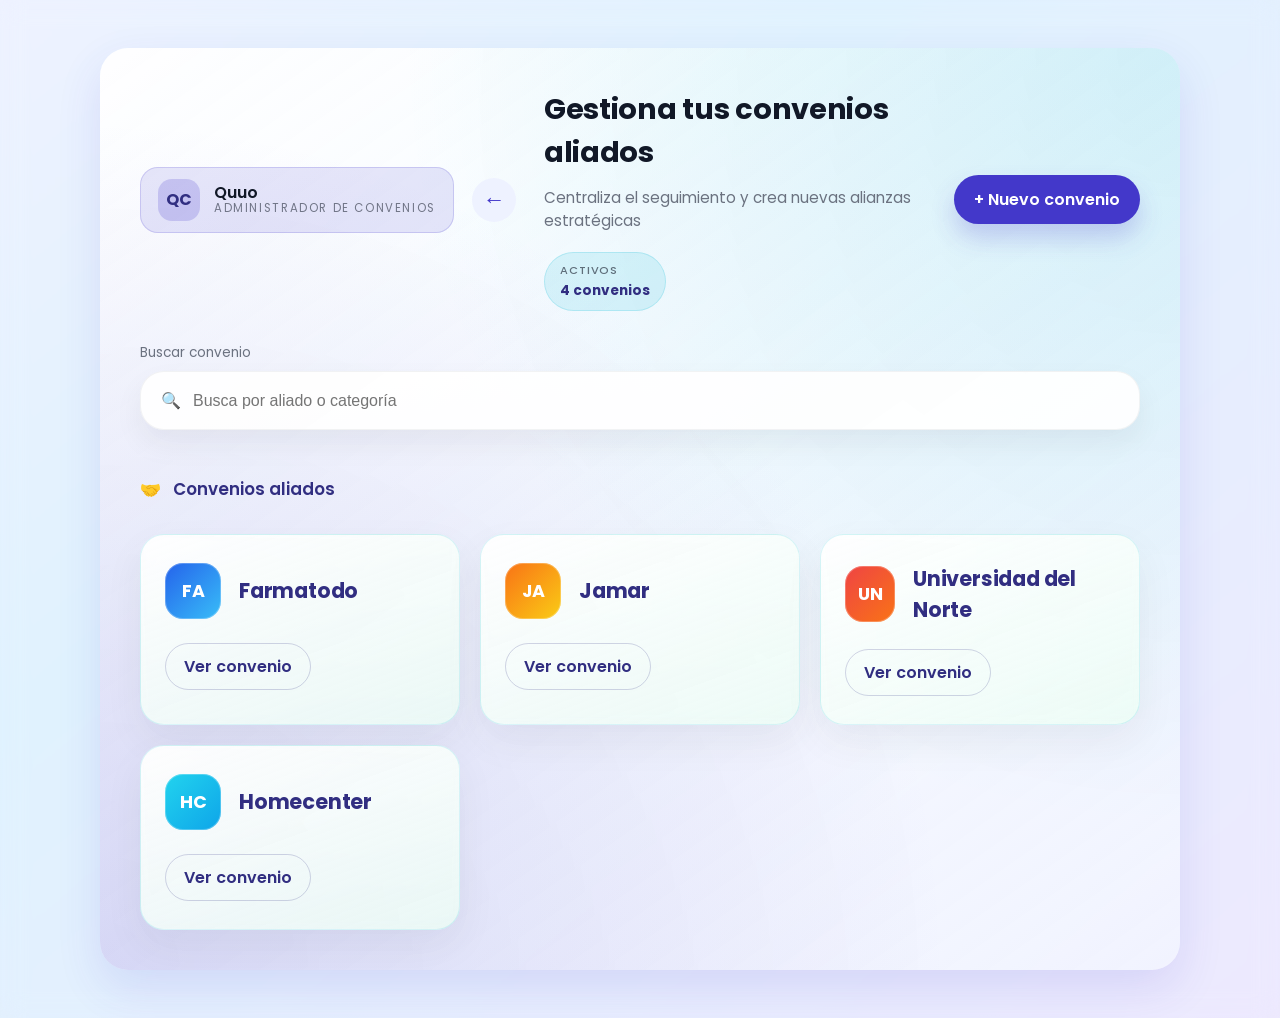
<file: index.html>
<!DOCTYPE html>
<html lang="es">
<head>
  <meta charset="UTF-8" />
  <meta name="viewport" content="width=device-width, initial-scale=1.0" />
  <title>Administrador de Convenios</title>
  <link rel="preconnect" href="https://fonts.googleapis.com" />
  <link rel="preconnect" href="https://fonts.gstatic.com" crossorigin />
  <link href="https://fonts.googleapis.com/css2?family=Poppins:wght@300;400;500;600;700&display=swap" rel="stylesheet" />
  <link rel="stylesheet" href="styles/main.css" />
</head>
<body>
  <div class="app-container">
    <main class="main">
      <header class="main__header">
        <div class="header__meta">
          <div class="brand-card">
            <span class="brand-card__logo">QC</span>
            <div class="brand-card__info">
              <span class="brand-card__title">Quuo</span>
              <span class="brand-card__subtitle">Administrador de convenios</span>
            </div>
          </div>
          <button class="btn-icon" aria-label="Volver">
            <span>&larr;</span>
          </button>
        </div>
        <div class="header__title">
          <h1>Gestiona tus convenios aliados</h1>
          <p>Centraliza el seguimiento y crea nuevas alianzas estratégicas</p>
          <div class="header__summary">
            <span class="summary-chip">
              <span class="summary-chip__label">Activos</span>
              <strong>4 convenios</strong>
            </span>
          </div>
        </div>
        <a class="btn btn--primary" href="create-convenio.html">
          <span>+ Nuevo convenio</span>
        </a>
      </header>

      <section class="search">
        <label class="search__label" for="search-convenios">Buscar convenio</label>
        <div class="search__input">
          <span class="icon">🔍</span>
          <input id="search-convenios" type="text" placeholder="Busca por aliado o categoría" />
        </div>
      </section>

      <section class="convenio-list">
        <h2 class="section-title">
          <span class="icon">🤝</span>
          Convenios aliados
        </h2>
        <div class="convenio-grid">
          <article class="convenio-card">
            <div class="convenio-card__body">
              <div class="convenio-card__identity">
                <span class="convenio-card__logo logo--farmatodo">FA</span>
                <h3>Farmatodo</h3>
              </div>
            </div>
            <footer class="convenio-card__footer">
              <a class="btn btn--outline" href="convenio.html?id=farmatodo">Ver convenio</a>
            </footer>
          </article>

          <article class="convenio-card">
            <div class="convenio-card__body">
              <div class="convenio-card__identity">
                <span class="convenio-card__logo logo--jamar">JA</span>
                <h3>Jamar</h3>
              </div>
            </div>
            <footer class="convenio-card__footer">
              <a class="btn btn--outline" href="convenio.html?id=jamar">Ver convenio</a>
            </footer>
          </article>

          <article class="convenio-card">
            <div class="convenio-card__body">
              <div class="convenio-card__identity">
                <span class="convenio-card__logo logo--uninorte">UN</span>
                <h3>Universidad del Norte</h3>
              </div>
            </div>
            <footer class="convenio-card__footer">
              <a class="btn btn--outline" href="convenio.html?id=universidad-del-norte">Ver convenio</a>
            </footer>
          </article>

          <article class="convenio-card">
            <div class="convenio-card__body">
              <div class="convenio-card__identity">
                <span class="convenio-card__logo logo--homecenter">HC</span>
                <h3>Homecenter</h3>
              </div>
            </div>
            <footer class="convenio-card__footer">
              <a class="btn btn--outline" href="convenio.html?id=homecenter">Ver convenio</a>
            </footer>
          </article>
        </div>
      </section>
    </main>
  </div>
</body>
</html>
</file>
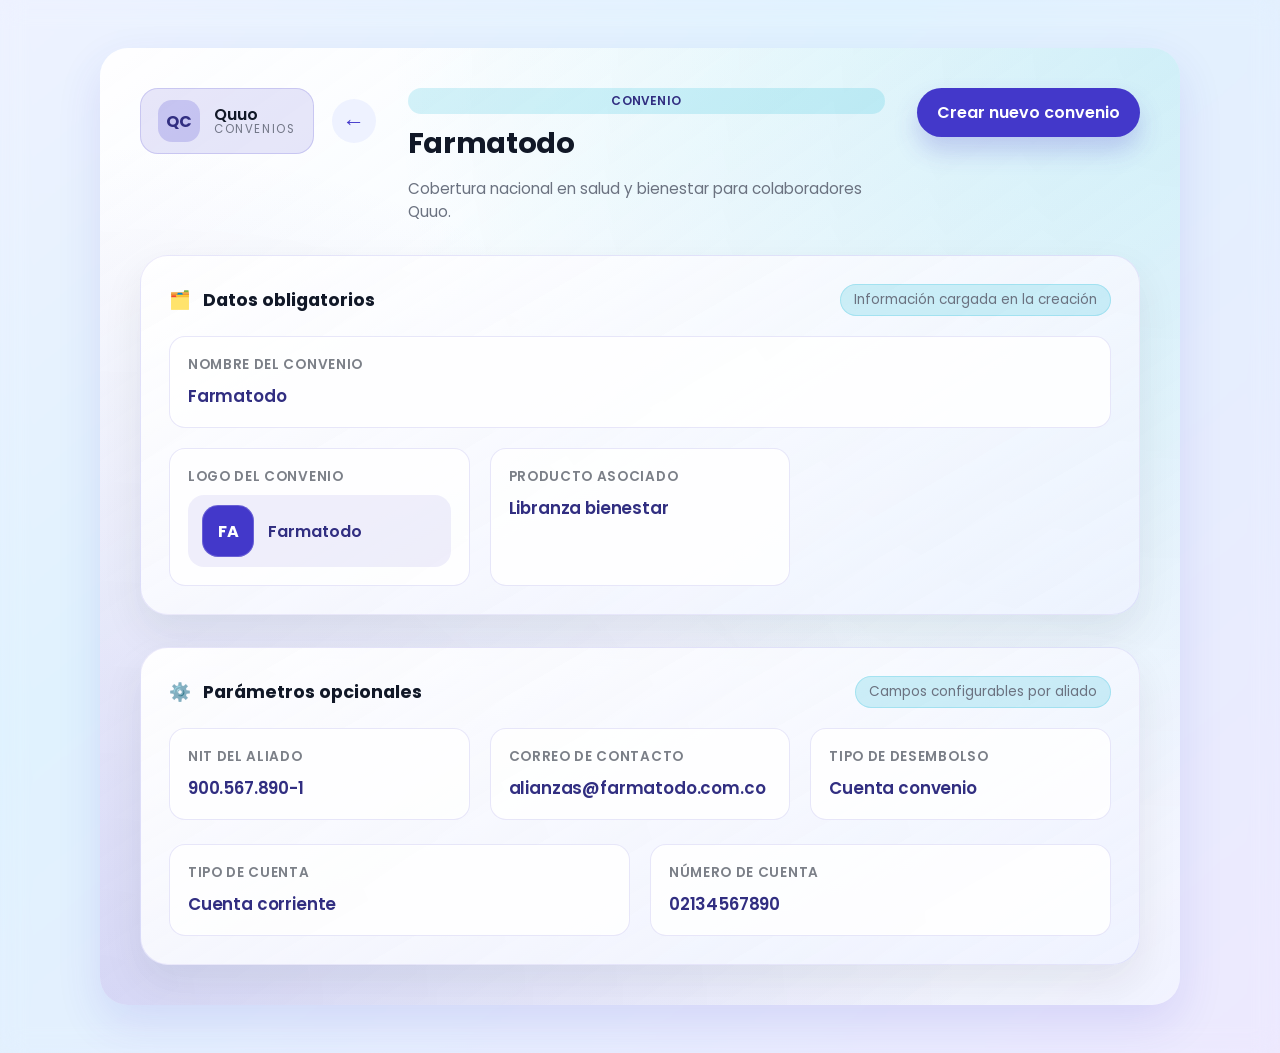
<file: convenio.html>
<!DOCTYPE html>
<html lang="es">
<head>
  <meta charset="UTF-8" />
  <meta name="viewport" content="width=device-width, initial-scale=1.0" />
  <title>Detalle de convenio</title>
  <link rel="preconnect" href="https://fonts.googleapis.com" />
  <link rel="preconnect" href="https://fonts.gstatic.com" crossorigin />
  <link href="https://fonts.googleapis.com/css2?family=Poppins:wght@300;400;500;600;700&display=swap" rel="stylesheet" />
  <link rel="stylesheet" href="styles/main.css" />
  <link rel="stylesheet" href="styles/create.css" />
  <link rel="stylesheet" href="styles/detail.css" />
</head>
<body>
  <div class="app-container">
    <main class="main">
      <header class="main__header main__header--spread">
        <div class="header__meta">
          <div class="brand-card">
            <span class="brand-card__logo">QC</span>
            <div class="brand-card__info">
              <span class="brand-card__title">Quuo</span>
              <span class="brand-card__subtitle">Convenios</span>
            </div>
          </div>
          <a class="btn-icon" aria-label="Volver" href="index.html">
            <span>&larr;</span>
          </a>
        </div>
        <div class="header__title">
          <span class="badge">Convenio</span>
          <h1 id="convenio-titulo">Convenio aliado</h1>
          <p id="convenio-descripcion">Consulta la información registrada para este aliado</p>
        </div>
        <a class="btn btn--primary" href="create-convenio.html">Crear nuevo convenio</a>
      </header>

      <section class="section">
        <header class="section__header">
          <h2>
            <span class="icon">🗂️</span>
            Datos obligatorios
          </h2>
          <span class="section__hint">Información cargada en la creación</span>
        </header>
        <div class="section__body">
          <div class="form-grid">
            <div class="form-field form-field--static form-field--full">
              <span class="form-field__label">Nombre del convenio</span>
              <span class="field-value" id="detalle-nombre">--</span>
            </div>

            <div class="form-field form-field--static">
              <span class="form-field__label">Logo del convenio</span>
              <div class="logo-preview" id="detalle-logo">
                <span class="logo-preview__badge">--</span>
                <span class="logo-preview__name" id="detalle-logo-nombre">Convenio</span>
              </div>
            </div>

            <div class="form-field form-field--static">
              <span class="form-field__label">Producto asociado</span>
              <span class="field-value" id="detalle-producto">--</span>
            </div>
          </div>
        </div>
      </section>

      <section class="section">
        <header class="section__header">
          <h2>
            <span class="icon">⚙️</span>
            Parámetros opcionales
          </h2>
          <span class="section__hint">Campos configurables por aliado</span>
        </header>
        <div class="section__body">
          <div class="form-grid">
            <div class="form-field form-field--static">
              <span class="form-field__label">NIT del aliado</span>
              <span class="field-value" id="detalle-nit">--</span>
            </div>

            <div class="form-field form-field--static">
              <span class="form-field__label">Correo de contacto</span>
              <span class="field-value" id="detalle-correo">--</span>
            </div>

            <div class="form-field form-field--static">
              <span class="form-field__label">Tipo de desembolso</span>
              <span class="field-value" id="detalle-desembolso">--</span>
            </div>
          </div>

          <div class="form-grid form-grid--nested hidden" id="detalle-cuenta">
            <div class="form-field form-field--static">
              <span class="form-field__label">Tipo de cuenta</span>
              <span class="field-value" id="detalle-tipo-cuenta">--</span>
            </div>
            <div class="form-field form-field--static">
              <span class="form-field__label">Número de cuenta</span>
              <span class="field-value" id="detalle-numero-cuenta">--</span>
            </div>
          </div>
        </div>
      </section>
    </main>
  </div>

  <script>
    const convenios = {
      farmatodo: {
        nombre: 'Farmatodo',
        descripcion: 'Cobertura nacional en salud y bienestar para colaboradores Quuo.',
        logo: { initials: 'FA', className: 'logo--farmatodo' },
        producto: 'Libranza bienestar',
        nit: '900.567.890-1',
        correo: 'alianzas@farmatodo.com.co',
        desembolso: {
          tipo: 'Cuenta convenio',
          tipoCuenta: 'Cuenta corriente',
          numeroCuenta: '02134567890'
        }
      },
      jamar: {
        nombre: 'Jamar',
        descripcion: 'Planes de financiación y diseño interior para colaboradores aliados.',
        logo: { initials: 'JA', className: 'logo--jamar' },
        producto: 'Crédito para remodelación',
        nit: '890.345.222-5',
        correo: 'corporativo@jamar.com',
        desembolso: {
          tipo: 'Cuenta convenio',
          tipoCuenta: 'Cuenta de ahorros',
          numeroCuenta: '45879632145'
        }
      },
      'universidad-del-norte': {
        nombre: 'Universidad del Norte',
        descripcion: 'Educación continua y posgrados con tarifas preferenciales.',
        logo: { initials: 'UN', className: 'logo--uninorte' },
        producto: 'Crédito educativo',
        nit: '890.201.213-9',
        correo: 'alianzas@uninorte.edu.co',
        desembolso: {
          tipo: 'Cuenta cliente'
        }
      },
      homecenter: {
        nombre: 'Homecenter',
        descripcion: 'Materiales y remodelación con alianzas a nivel nacional.',
        logo: { initials: 'HC', className: 'logo--homecenter' },
        producto: 'Crédito para mejoras del hogar',
        nit: '860.402.887-6',
        correo: 'alianzas@homecenter.com.co',
        desembolso: {
          tipo: 'Cuenta convenio',
          tipoCuenta: 'Cuenta corriente',
          numeroCuenta: '98765432100'
        }
      }
    };

    const params = new URLSearchParams(window.location.search);
    const convenioId = params.get('id') || 'farmatodo';
    const convenio = convenios[convenioId];

    if (!convenio) {
      window.location.href = 'index.html';
    }

    const setText = (id, value) => {
      const element = document.getElementById(id);
      if (!element) return;
      element.textContent = value || 'No registrado';
    };

    setText('convenio-titulo', convenio?.nombre);
    setText('convenio-descripcion', convenio?.descripcion);
    setText('detalle-nombre', convenio?.nombre);
    setText('detalle-producto', convenio?.producto);
    setText('detalle-nit', convenio?.nit);
    setText('detalle-correo', convenio?.correo);

    const desembolso = convenio?.desembolso;
    const tipoDesembolso = desembolso?.tipo || 'No registrado';
    setText('detalle-desembolso', tipoDesembolso);

    const logoBadge = document.querySelector('#detalle-logo .logo-preview__badge');
    const logoName = document.getElementById('detalle-logo-nombre');
    if (logoBadge && convenio?.logo) {
      logoBadge.textContent = convenio.logo.initials;
      logoBadge.className = `logo-preview__badge ${convenio.logo.className}`;
    }
    if (logoName) {
      logoName.textContent = convenio?.nombre || 'Convenio';
    }

    const detalleCuenta = document.getElementById('detalle-cuenta');
    if (desembolso && desembolso.tipo === 'Cuenta convenio') {
      detalleCuenta.classList.remove('hidden');
      setText('detalle-tipo-cuenta', desembolso.tipoCuenta);
      setText('detalle-numero-cuenta', desembolso.numeroCuenta);
    } else {
      detalleCuenta.classList.add('hidden');
    }
  </script>
</body>
</html>
</file>
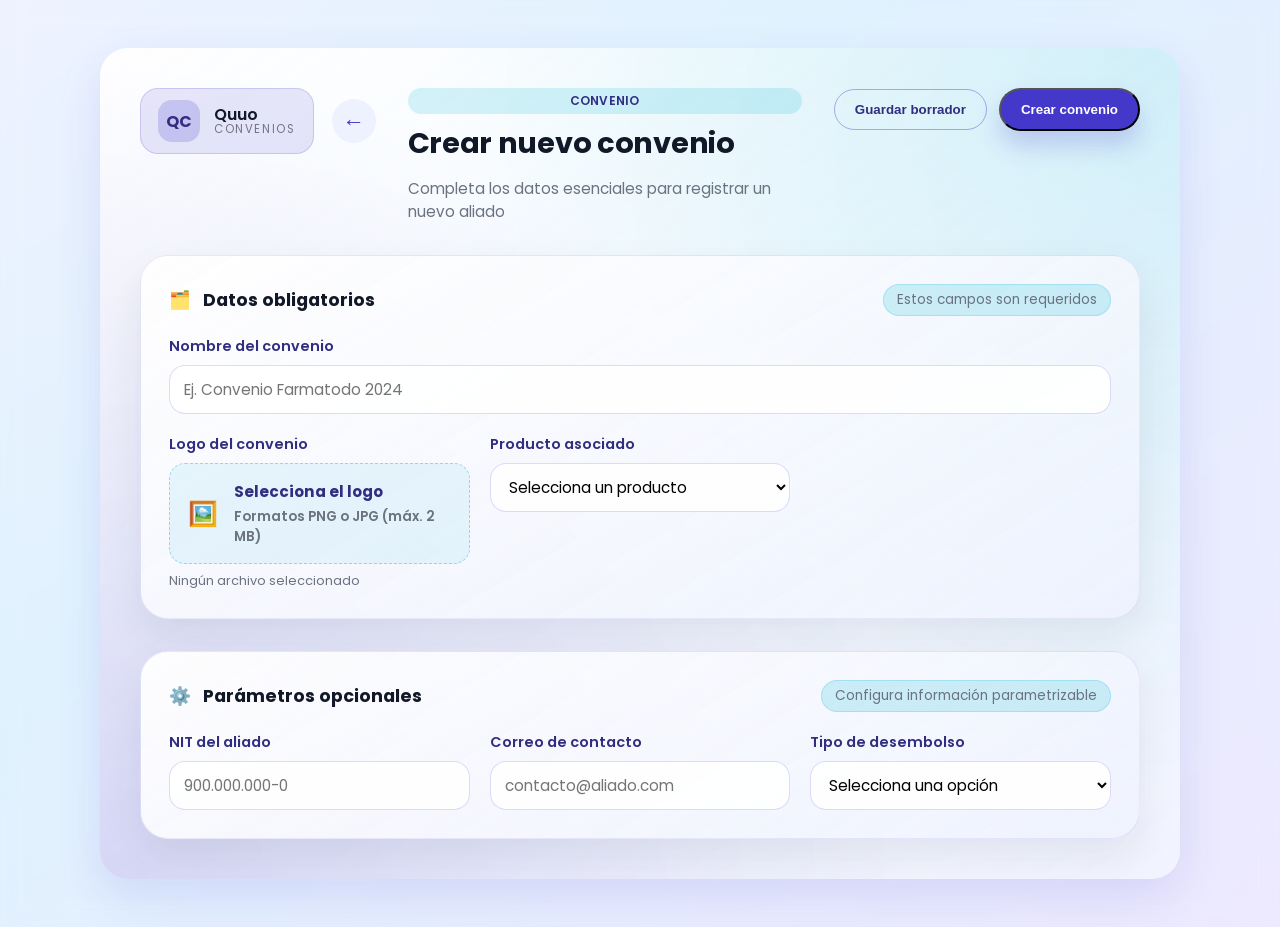
<file: create-convenio.html>
<!DOCTYPE html>
<html lang="es">
<head>
  <meta charset="UTF-8" />
  <meta name="viewport" content="width=device-width, initial-scale=1.0" />
  <title>Nuevo convenio</title>
  <link rel="preconnect" href="https://fonts.googleapis.com" />
  <link rel="preconnect" href="https://fonts.gstatic.com" crossorigin />
  <link href="https://fonts.googleapis.com/css2?family=Poppins:wght@300;400;500;600;700&display=swap" rel="stylesheet" />
  <link rel="stylesheet" href="styles/main.css" />
  <link rel="stylesheet" href="styles/create.css" />
</head>
<body>
  <div class="app-container">
    <main class="main">
      <header class="main__header main__header--spread">
        <div class="header__meta">
          <div class="brand-card">
            <span class="brand-card__logo">QC</span>
            <div class="brand-card__info">
              <span class="brand-card__title">Quuo</span>
              <span class="brand-card__subtitle">Convenios</span>
            </div>
          </div>
          <a href="index.html" class="btn-icon" aria-label="Volver">
            <span>&larr;</span>
          </a>
        </div>
        <div class="header__title">
          <span class="badge">Convenio</span>
          <h1>Crear nuevo convenio</h1>
          <p>Completa los datos esenciales para registrar un nuevo aliado</p>
        </div>
        <div class="header__actions">
          <button class="btn btn--ghost" type="button">Guardar borrador</button>
          <button class="btn btn--primary" type="button">Crear convenio</button>
        </div>
      </header>

      <section class="section">
        <header class="section__header">
          <h2>
            <span class="icon">🗂️</span>
            Datos obligatorios
          </h2>
          <span class="section__hint">Estos campos son requeridos</span>
        </header>
        <div class="section__body">
          <form class="form-grid" aria-label="Datos obligatorios del convenio">
            <div class="form-field form-field--full">
              <label for="nombre-convenio">Nombre del convenio</label>
              <input id="nombre-convenio" type="text" placeholder="Ej. Convenio Farmatodo 2024" required />
            </div>

            <div class="form-field">
              <label for="logo-convenio">Logo del convenio</label>
              <label for="logo-convenio" class="file-upload" tabindex="0">
                <span class="file-upload__icon">🖼️</span>
                <div class="file-upload__info">
                  <strong>Selecciona el logo</strong>
                  <span>Formatos PNG o JPG (máx. 2 MB)</span>
                </div>
              </label>
              <input id="logo-convenio" type="file" accept="image/*" />
              <span class="file-upload__filename" id="logo-convenio-filename">Ningún archivo seleccionado</span>
            </div>

            <div class="form-field">
              <label for="producto-convenio">Producto asociado</label>
              <select id="producto-convenio" required>
                <option value="">Selecciona un producto</option>
                <option>Crédito de libre inversión</option>
                <option>Libranza nómina</option>
                <option>Crédito educativo</option>
                <option>Tarjeta de crédito empresarial</option>
              </select>
            </div>
          </form>
        </div>
      </section>

      <section class="section">
        <header class="section__header">
          <h2>
            <span class="icon">⚙️</span>
            Parámetros opcionales
          </h2>
          <span class="section__hint">Configura información parametrizable</span>
        </header>
        <div class="section__body">
          <form class="form-grid" aria-label="Datos opcionales del convenio">
            <div class="form-field">
              <label for="nit-convenio">NIT del aliado</label>
              <input id="nit-convenio" type="text" placeholder="900.000.000-0" />
            </div>

            <div class="form-field">
              <label for="correo-convenio">Correo de contacto</label>
              <input id="correo-convenio" type="email" placeholder="contacto@aliado.com" />
            </div>

            <div class="form-field">
              <label for="tipo-desembolso">Tipo de desembolso</label>
              <select id="tipo-desembolso">
                <option value="">Selecciona una opción</option>
                <option value="cliente">Cuenta cliente</option>
                <option value="convenio">Cuenta convenio</option>
              </select>
            </div>

            <div class="form-grid form-grid--nested hidden" id="datos-cuenta">
              <div class="form-field">
                <label for="tipo-cuenta">Tipo de cuenta</label>
                <select id="tipo-cuenta">
                  <option value="">Selecciona el tipo de cuenta</option>
                  <option>Cuenta de ahorros</option>
                  <option>Cuenta corriente</option>
                </select>
              </div>

              <div class="form-field">
                <label for="numero-cuenta">Número de cuenta</label>
                <input id="numero-cuenta" type="text" placeholder="000000000000" />
              </div>
            </div>
          </form>
        </div>
      </section>
    </main>
  </div>

  <script>
    const tipoDesembolso = document.getElementById('tipo-desembolso');
    const datosCuenta = document.getElementById('datos-cuenta');
    const tipoCuenta = document.getElementById('tipo-cuenta');
    const numeroCuenta = document.getElementById('numero-cuenta');
    const logoInput = document.getElementById('logo-convenio');
    const logoFilename = document.getElementById('logo-convenio-filename');

    const toggleCuentaFields = (valor) => {
      const mostrar = valor === 'convenio';
      datosCuenta.classList.toggle('hidden', !mostrar);
      if (!mostrar) {
        tipoCuenta.value = '';
        numeroCuenta.value = '';
      }
    };

    tipoDesembolso.addEventListener('change', (event) => {
      toggleCuentaFields(event.target.value);
    });

    logoInput.addEventListener('change', () => {
      const archivos = logoInput.files;
      logoFilename.textContent = archivos && archivos.length > 0 ? archivos[0].name : 'Ningún archivo seleccionado';
    });

    const fileUploadLabel = document.querySelector('.file-upload');
    if (fileUploadLabel) {
      fileUploadLabel.addEventListener('keydown', (event) => {
        if (event.key === 'Enter' || event.key === ' ') {
          event.preventDefault();
          logoInput.click();
        }
      });
    }

    toggleCuentaFields(tipoDesembolso.value);
  </script>
</body>
</html>
</file>
<file: styles/main.css>
:root {
  --bg: #f4f6ff;
  --surface: #ffffff;
  --surface-contrast: rgba(255, 255, 255, 0.6);
  --primary: #4338ca;
  --primary-soft: #eef2ff;
  --primary-strong: #312e81;
  --accent: #06b6d4;
  --text: #111827;
  --text-soft: #6b7280;
  --border: rgba(67, 56, 202, 0.18);
  --radius-xl: 28px;
  --radius-lg: 24px;
  --radius-md: 16px;
  --radius-sm: 12px;
  --shadow-sm: 0 18px 45px rgba(67, 56, 202, 0.12);
}

* {
  box-sizing: border-box;
}

body {
  margin: 0;
  font-family: 'Poppins', sans-serif;
  background: linear-gradient(140deg, #eef2ff 0%, #e0f2fe 35%, #ede9fe 100%);
  color: var(--text);
}

.app-container {
  min-height: 100vh;
  display: flex;
  justify-content: center;
  align-items: flex-start;
  padding: 48px 24px;
  backdrop-filter: blur(12px);
}

.main {
  width: min(1080px, 100%);
  background: linear-gradient(145deg, rgba(255, 255, 255, 0.92), rgba(244, 247, 255, 0.7));
  border-radius: var(--radius-xl);
  padding: 40px;
  box-shadow: var(--shadow-sm);
  display: flex;
  flex-direction: column;
  gap: 32px;
  position: relative;
  overflow: hidden;
}

.main::before {
  content: '';
  position: absolute;
  inset: 0;
  background: radial-gradient(circle at top right, rgba(6, 182, 212, 0.16), transparent 55%),
    radial-gradient(circle at bottom left, rgba(67, 56, 202, 0.18), transparent 60%);
  pointer-events: none;
}

.main > * {
  position: relative;
  z-index: 1;
}

.main__header {
  display: grid;
  grid-template-columns: auto minmax(0, 1fr) auto;
  align-items: center;
  gap: 28px;
}

.header__meta {
  display: flex;
  align-items: center;
  gap: 18px;
}

.brand-card {
  display: flex;
  align-items: center;
  gap: 14px;
  padding: 12px 18px;
  border-radius: 18px;
  background: rgba(67, 56, 202, 0.12);
  box-shadow: inset 0 0 0 1px rgba(67, 56, 202, 0.18);
}

.brand-card__logo {
  width: 42px;
  height: 42px;
  border-radius: 14px;
  background: rgba(67, 56, 202, 0.2);
  display: grid;
  place-items: center;
  font-weight: 700;
  color: var(--primary-strong);
}

.brand-card__info {
  display: flex;
  flex-direction: column;
  line-height: 1.1;
}

.brand-card__title {
  font-weight: 600;
  letter-spacing: -0.01em;
}

.brand-card__subtitle {
  font-size: 0.72rem;
  text-transform: uppercase;
  letter-spacing: 0.14em;
  color: rgba(17, 24, 39, 0.54);
}

.header__title {
  display: flex;
  flex-direction: column;
  gap: 8px;
}

.main__header .btn {
  justify-self: end;
}

.header__title h1 {
  margin: 0;
  font-size: 1.8rem;
  letter-spacing: -0.01em;
}

.header__title p {
  margin: 4px 0 0;
  color: var(--text-soft);
  font-size: 0.95rem;
}

.header__summary {
  display: flex;
  gap: 12px;
  margin-top: 12px;
  flex-wrap: wrap;
}

.summary-chip {
  display: inline-flex;
  flex-direction: column;
  gap: 2px;
  padding: 10px 16px;
  border-radius: 999px;
  background: rgba(6, 182, 212, 0.12);
  color: var(--primary-strong);
  font-size: 0.85rem;
  font-weight: 500;
  box-shadow: inset 0 0 0 1px rgba(6, 182, 212, 0.18);
}

.summary-chip:nth-child(2) {
  background: rgba(67, 56, 202, 0.12);
  box-shadow: inset 0 0 0 1px rgba(67, 56, 202, 0.16);
}

.summary-chip__label {
  text-transform: uppercase;
  letter-spacing: 0.08em;
  font-size: 0.7rem;
  color: rgba(17, 24, 39, 0.6);
}

.btn {
  display: inline-flex;
  align-items: center;
  justify-content: center;
  gap: 8px;
  padding: 12px 20px;
  border-radius: 999px;
  background: var(--primary);
  color: #fff;
  font-weight: 600;
  text-decoration: none;
  box-shadow: 0 14px 24px rgba(67, 56, 202, 0.22);
  transition: transform 0.2s, box-shadow 0.2s;
}

.btn:hover {
  transform: translateY(-2px);
  box-shadow: 0 18px 26px rgba(67, 56, 202, 0.3);
}

.btn-icon {
  width: 44px;
  height: 44px;
  border-radius: 50%;
  border: none;
  background: var(--primary-soft);
  color: var(--primary);
  font-size: 1.4rem;
  display: grid;
  place-items: center;
  cursor: pointer;
  text-decoration: none;
}

.btn--outline {
  background: transparent;
  color: var(--primary-strong);
  border: 1px solid rgba(49, 46, 129, 0.2);
  box-shadow: none;
  padding: 10px 18px;
}

.btn--outline:hover {
  background: rgba(67, 56, 202, 0.08);
}

.search {
  display: flex;
  flex-direction: column;
  gap: 8px;
}

.search__label {
  font-size: 0.85rem;
  color: var(--text-soft);
}

.search__input {
  display: flex;
  align-items: center;
  gap: 10px;
  padding: 16px 20px;
  background: rgba(255, 255, 255, 0.92);
  border-radius: var(--radius-lg);
  color: var(--text-soft);
  border: 1px solid rgba(17, 24, 39, 0.05);
  box-shadow: 0 14px 30px rgba(15, 23, 42, 0.06);
}

.search__input input {
  flex: 1;
  border: none;
  background: transparent;
  font-size: 1rem;
  font-weight: 500;
  outline: none;
  color: var(--text);
}

.convenio-list {
  display: flex;
  flex-direction: column;
  gap: 18px;
}

.section-title {
  display: flex;
  align-items: center;
  gap: 12px;
  font-size: 1.05rem;
  color: var(--primary-strong);
  font-weight: 600;
}

.convenio-grid {
  display: grid;
  grid-template-columns: repeat(auto-fit, minmax(260px, 1fr));
  gap: 20px;
}

.convenio-card {
  background: linear-gradient(160deg, rgba(255, 255, 255, 0.95), rgba(236, 253, 245, 0.8));
  border-radius: var(--radius-lg);
  padding: 28px 24px;
  display: flex;
  flex-direction: column;
  gap: 24px;
  border: 1px solid rgba(6, 182, 212, 0.14);
  box-shadow: 0 16px 40px rgba(17, 24, 39, 0.06);
  transition: transform 0.2s ease, box-shadow 0.2s ease;
  backdrop-filter: blur(4px);
}

.convenio-card:hover {
  transform: translateY(-6px);
  box-shadow: 0 22px 45px rgba(17, 24, 39, 0.1);
}

.convenio-card__body {
  display: flex;
  align-items: center;
  justify-content: flex-start;
}

.convenio-card__identity {
  display: flex;
  align-items: center;
  gap: 18px;
}

.convenio-card__logo {
  width: 56px;
  height: 56px;
  border-radius: 18px;
  display: grid;
  place-items: center;
  font-weight: 700;
  font-size: 1.1rem;
  color: #fff;
  background: var(--primary);
  box-shadow: inset 0 0 0 1px rgba(255, 255, 255, 0.25);
}

.logo--farmatodo {
  background: linear-gradient(135deg, #2563eb, #38bdf8);
}

.logo--jamar {
  background: linear-gradient(135deg, #f97316, #facc15);
}

.logo--uninorte {
  background: linear-gradient(135deg, #ef4444, #f97316);
}

.logo--homecenter {
  background: linear-gradient(135deg, #22d3ee, #0ea5e9);
}

.convenio-card h3 {
  margin: 0;
  font-size: 1.3rem;
  color: var(--primary-strong);
  letter-spacing: -0.01em;
}

.convenio-card__footer {
  display: flex;
  justify-content: flex-start;
}

@media (max-width: 960px) {
  .app-container {
    padding: 32px 18px;
  }

  .main {
    padding: 32px 24px;
  }

  .main__header {
    grid-template-columns: 1fr;
    gap: 22px;
  }

  .header__meta {
    justify-content: space-between;
  }

  .btn {
    width: 100%;
  }
}

@media (max-width: 600px) {
  .app-container {
    padding: 24px 16px;
  }

  .header__meta {
    flex-direction: column;
    align-items: flex-start;
    gap: 12px;
  }

  .btn-icon {
    align-self: flex-end;
  }

  .header__title h1 {
    font-size: 1.55rem;
  }
}
</file>
<file: styles/create.css>
.main__header--spread {
  align-items: flex-start;
  gap: 32px;
}

.header__title .badge {
  display: inline-flex;
  align-items: center;
  justify-content: center;
  padding: 4px 10px;
  background: rgba(6, 182, 212, 0.16);
  color: var(--primary-strong);
  border-radius: 999px;
  font-size: 0.75rem;
  font-weight: 600;
  letter-spacing: 0.02em;
  text-transform: uppercase;
}

.header__actions {
  display: flex;
  align-items: center;
  gap: 12px;
  justify-self: end;
}

.btn--ghost {
  background: transparent;
  color: var(--primary-strong);
  border: 1px solid rgba(67, 56, 202, 0.4);
  box-shadow: none;
}

.btn--ghost:hover {
  background: rgba(67, 56, 202, 0.08);
}

.section {
  background: linear-gradient(150deg, rgba(255, 255, 255, 0.95), rgba(238, 242, 255, 0.78));
  border: 1px solid rgba(67, 56, 202, 0.1);
  border-radius: var(--radius-xl);
  padding: 28px;
  box-shadow: 0 18px 40px rgba(17, 24, 39, 0.08);
  display: flex;
  flex-direction: column;
  gap: 20px;
}

.section__header {
  display: flex;
  align-items: center;
  justify-content: space-between;
  gap: 16px;
  flex-wrap: wrap;
}

.section__header h2 {
  margin: 0;
  display: flex;
  align-items: center;
  gap: 12px;
  font-size: 1.1rem;
}

.section__hint {
  font-size: 0.85rem;
  color: var(--text-soft);
  background: rgba(6, 182, 212, 0.18);
  padding: 6px 14px;
  border-radius: 999px;
  box-shadow: inset 0 0 0 1px rgba(6, 182, 212, 0.2);
}

.section__body {
  display: flex;
  flex-direction: column;
  gap: 24px;
}

.form-grid {
  display: grid;
  gap: 20px;
  grid-template-columns: repeat(auto-fit, minmax(240px, 1fr));
}

.form-grid--nested {
  grid-column: 1 / -1;
  grid-template-columns: repeat(auto-fit, minmax(220px, 1fr));
}

.form-field {
  display: flex;
  flex-direction: column;
  gap: 8px;
}

.form-field label {
  font-weight: 600;
  font-size: 0.9rem;
  color: var(--primary-strong);
}

.form-field input,
.form-field select {
  border-radius: var(--radius-md);
  border: 1px solid rgba(67, 56, 202, 0.18);
  padding: 12px 14px;
  font-family: inherit;
  font-size: 0.95rem;
  background: rgba(255, 255, 255, 0.9);
  transition: border-color 0.2s, box-shadow 0.2s, transform 0.2s;
}

.form-field input:focus,
.form-field select:focus {
  border-color: rgba(6, 182, 212, 0.6);
  box-shadow: 0 0 0 3px rgba(6, 182, 212, 0.18);
  outline: none;
  transform: translateY(-1px);
}

.form-field input[type='file'] {
  display: none;
}

.form-field--full {
  grid-column: 1 / -1;
}

.file-upload {
  display: flex;
  align-items: center;
  gap: 16px;
  padding: 16px 18px;
  border-radius: var(--radius-md);
  border: 1px dashed rgba(6, 182, 212, 0.4);
  background: rgba(6, 182, 212, 0.08);
  cursor: pointer;
  transition: border-color 0.2s ease, transform 0.2s ease;
}

.file-upload:hover,
.file-upload:focus {
  border-color: rgba(6, 182, 212, 0.7);
  transform: translateY(-1px);
  outline: none;
}

.file-upload__icon {
  font-size: 1.5rem;
}

.file-upload__info {
  display: flex;
  flex-direction: column;
  gap: 4px;
  font-size: 0.85rem;
  color: var(--text-soft);
}

.file-upload__info strong {
  font-size: 0.95rem;
  color: var(--primary-strong);
}

.file-upload__filename {
  font-size: 0.8rem;
  color: var(--text-soft);
}

.hidden {
  display: none !important;
}

@media (max-width: 720px) {
  .main__header--spread {
    gap: 24px;
  }

  .header__actions {
    width: 100%;
    justify-content: flex-start;
    flex-wrap: wrap;
  }

  .header__actions .btn {
    flex: 1;
    text-align: center;
  }

  .section {
    padding: 22px;
  }
}
</file>
<file: styles/detail.css>
.form-field__label {
  font-weight: 600;
  font-size: 0.85rem;
  text-transform: uppercase;
  letter-spacing: 0.05em;
  color: rgba(17, 24, 39, 0.55);
}

.form-field--static {
  padding: 18px;
  border-radius: var(--radius-md);
  border: 1px solid rgba(67, 56, 202, 0.12);
  background: rgba(255, 255, 255, 0.86);
  box-shadow: inset 0 0 0 1px rgba(255, 255, 255, 0.28);
}

.form-field--static.form-field--full {
  grid-column: 1 / -1;
}

.field-value {
  font-size: 1.05rem;
  font-weight: 600;
  color: var(--primary-strong);
  letter-spacing: -0.01em;
}

.logo-preview {
  display: inline-flex;
  align-items: center;
  gap: 14px;
  padding: 10px 14px;
  border-radius: var(--radius-md);
  background: rgba(67, 56, 202, 0.08);
}

.logo-preview__badge {
  width: 52px;
  height: 52px;
  border-radius: 16px;
  display: grid;
  place-items: center;
  font-weight: 700;
  color: #fff;
  background: var(--primary);
  box-shadow: inset 0 0 0 1px rgba(255, 255, 255, 0.2);
}

.logo-preview__name {
  font-weight: 600;
  color: var(--primary-strong);
}

@media (max-width: 720px) {
  .form-field--static {
    padding: 16px;
  }

  .field-value {
    font-size: 1rem;
  }
}
</file>
